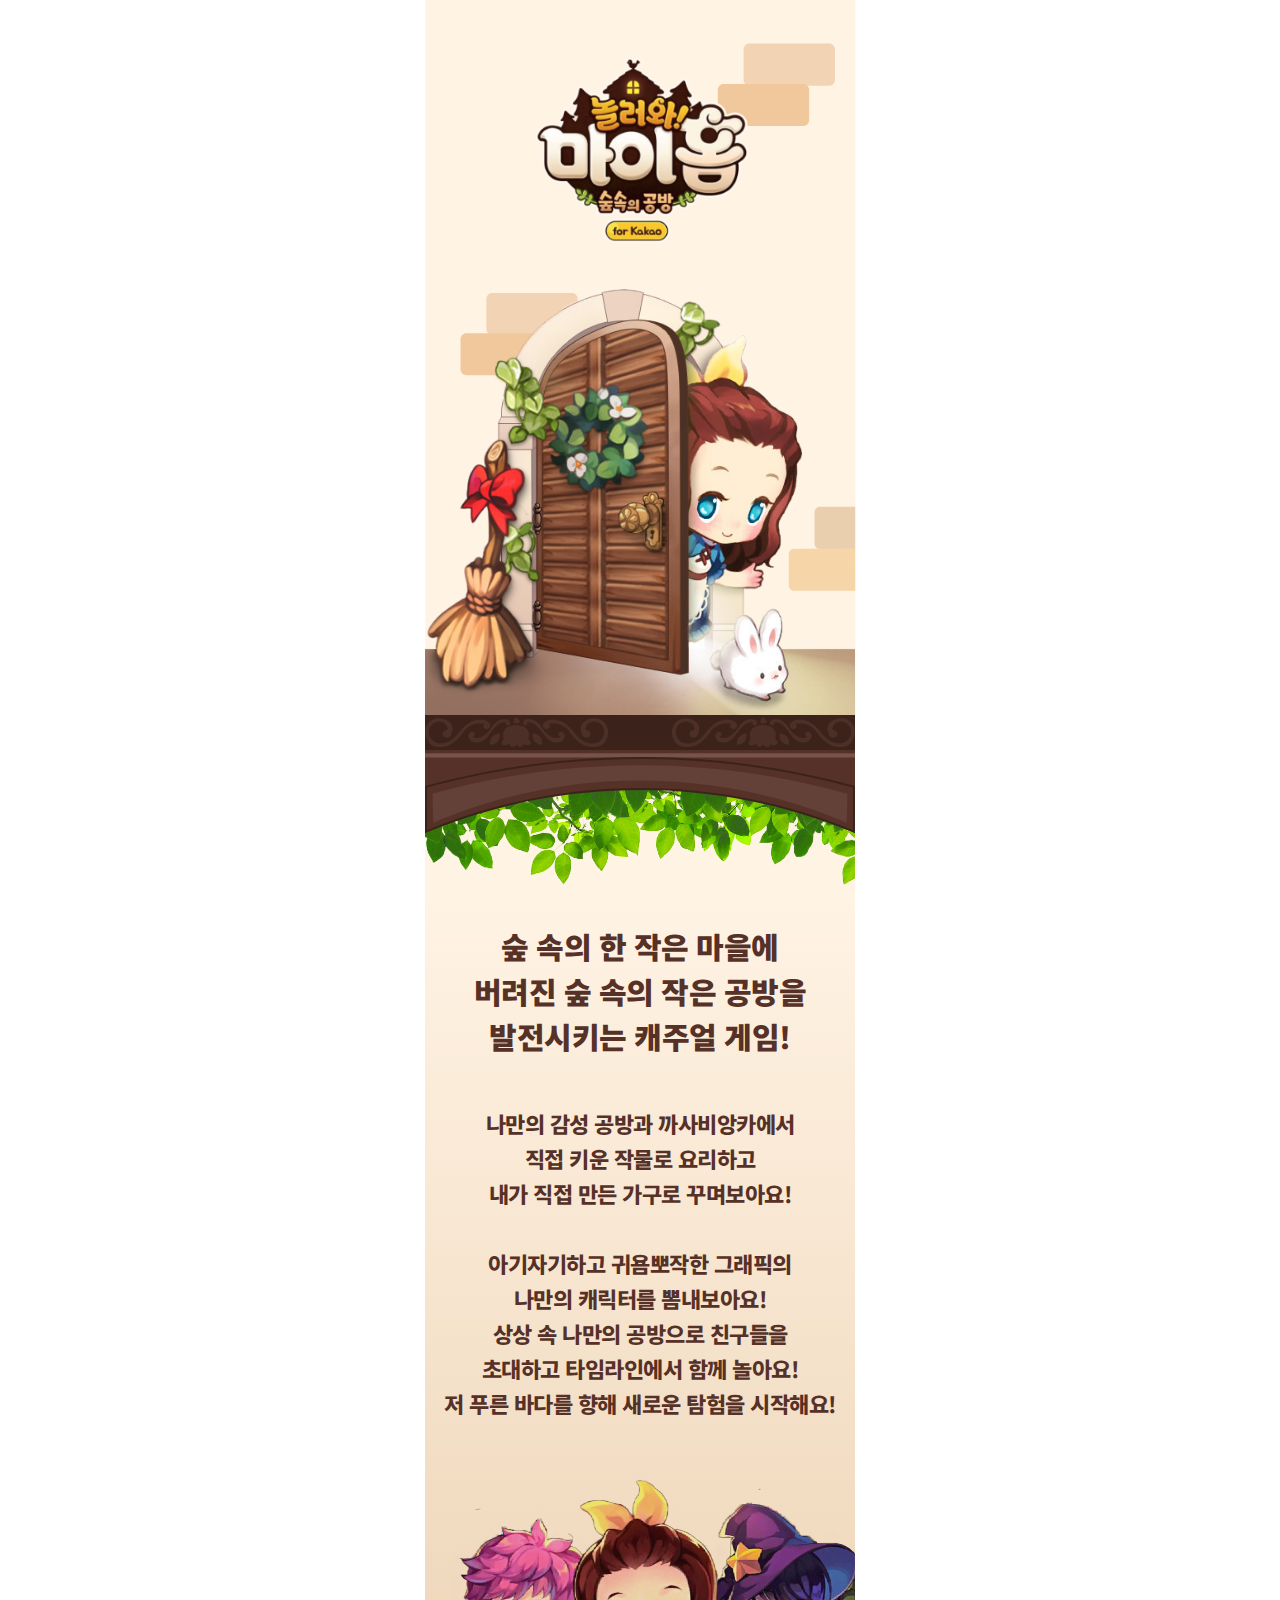
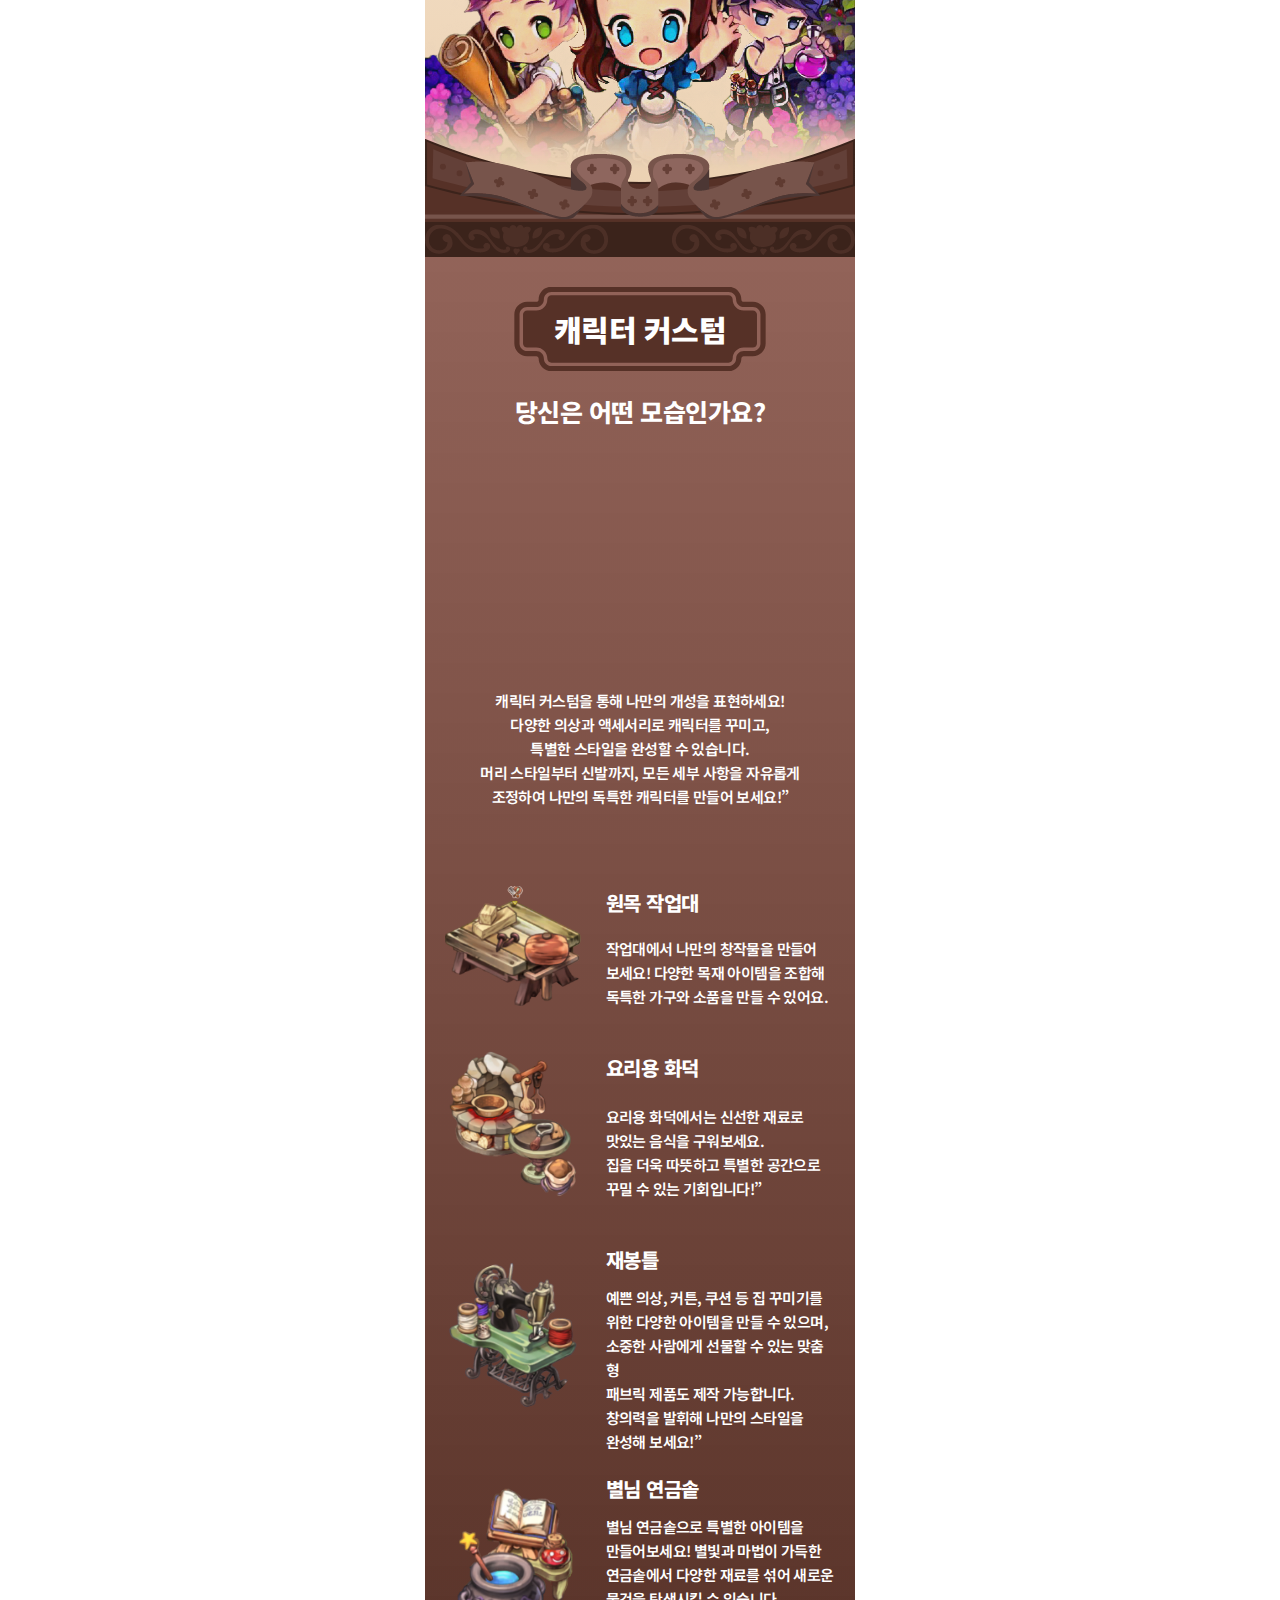
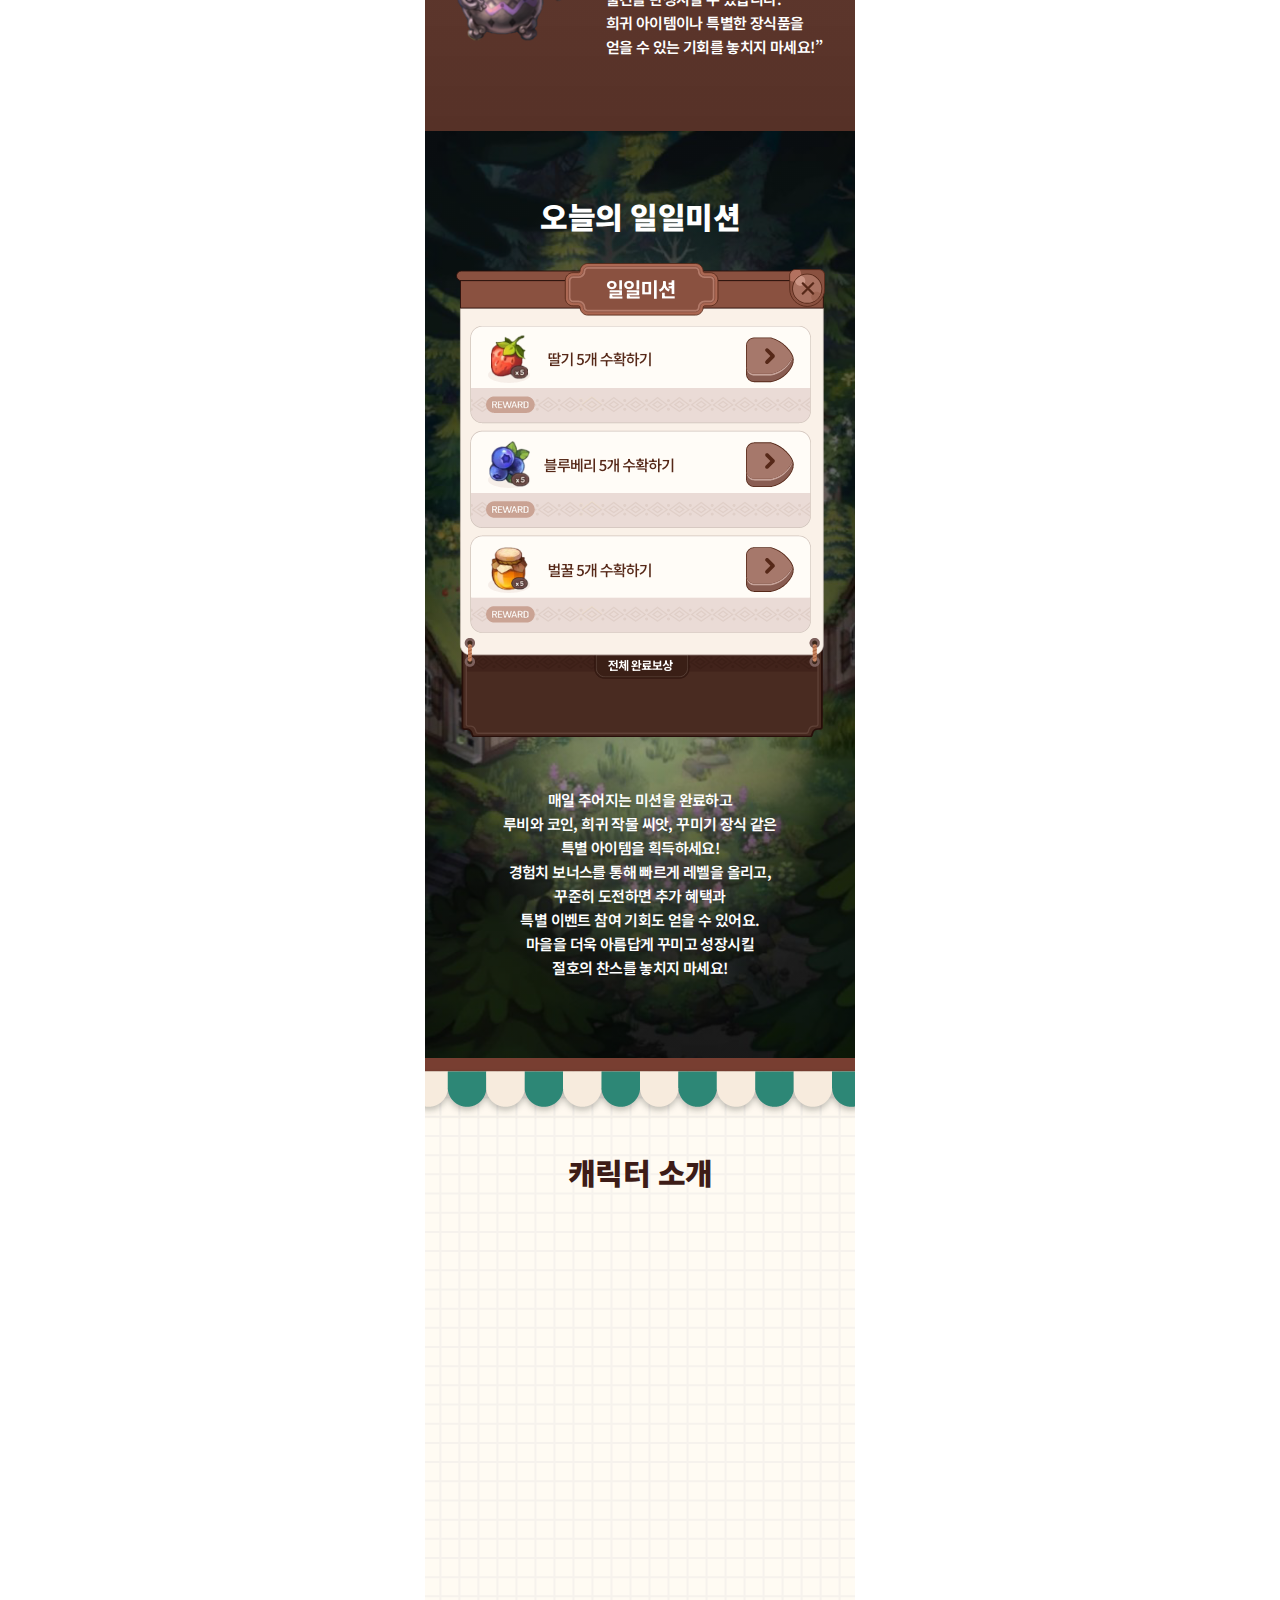
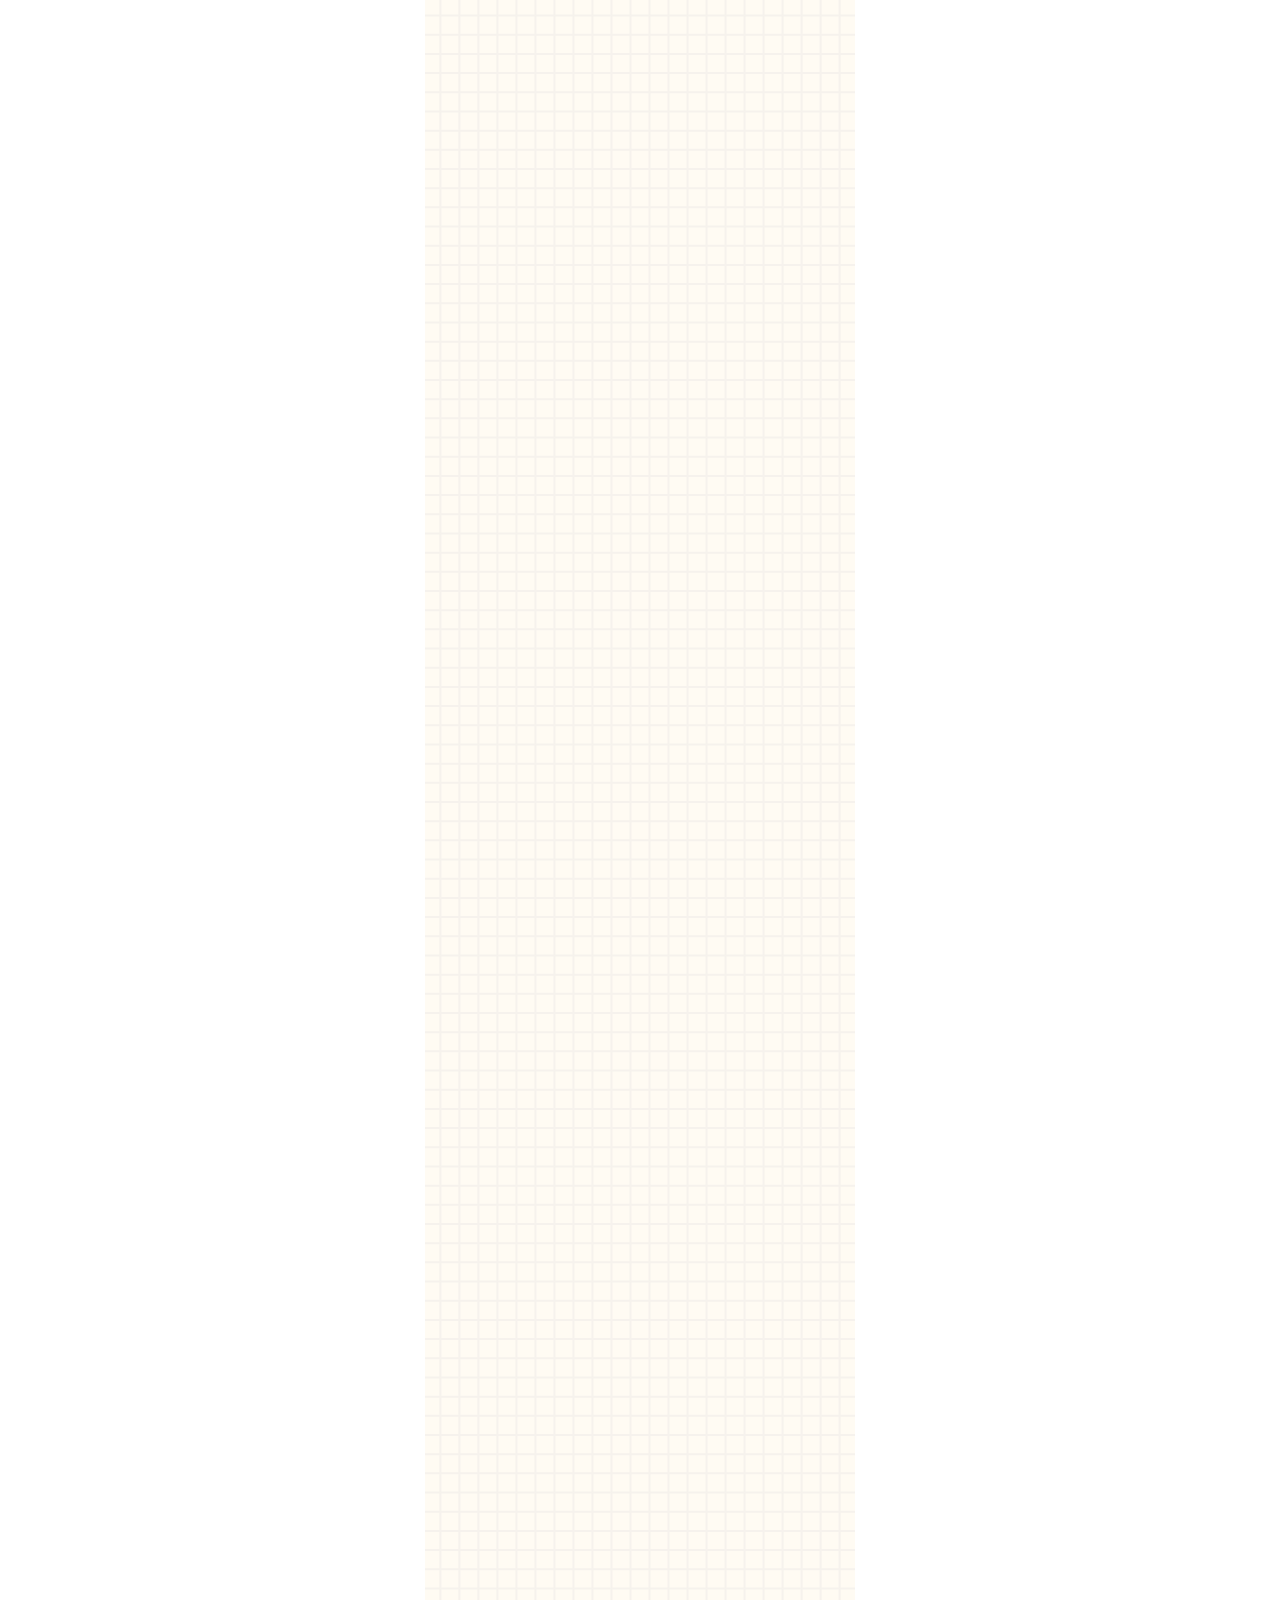
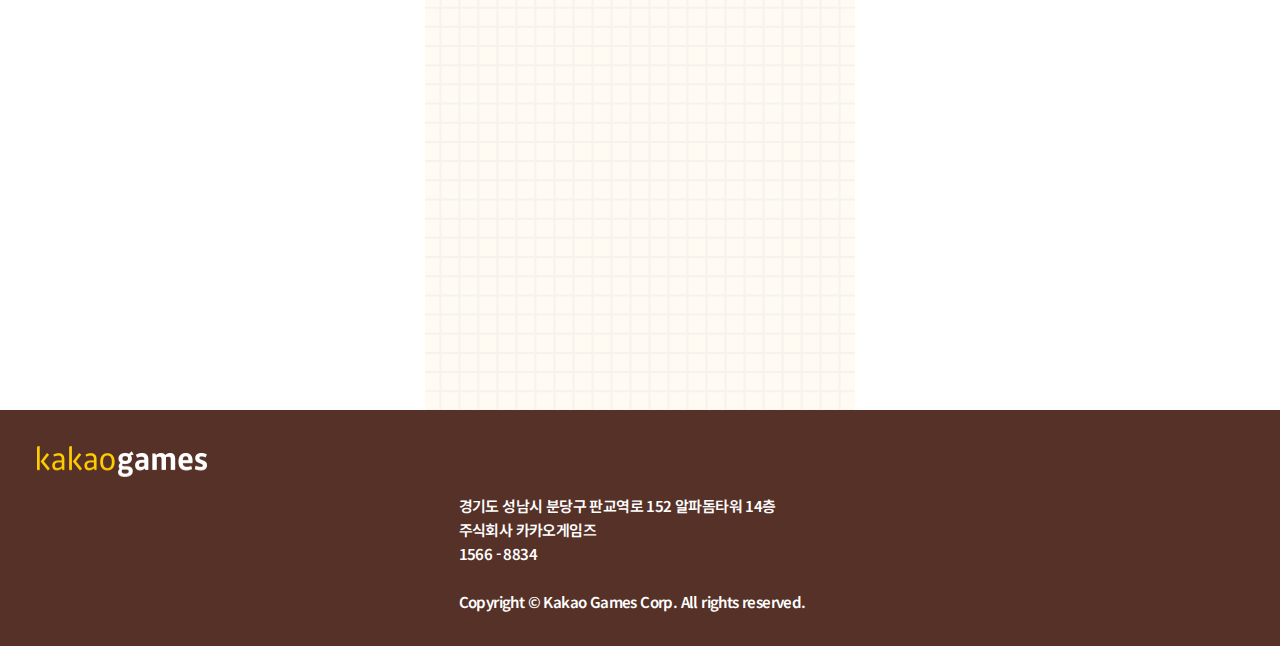
<file: sub.html>
<!DOCTYPE html>
<html lang="ko">
<head>
    <meta charset="UTF-8">
    <meta name="viewport" content="width=device-width, initial-scale=1.0">
    <title>놀러와 마이홈</title>
    <link rel="stylesheet" href="style.css">
    <link href="https://unpkg.com/aos@2.3.1/dist/aos.css" rel="stylesheet">
</head>
<body>
  <div class="b01">
    <div class="b01_01" data-aos="zoom-in-up"data-aos-easing="linear" 
    data-aos-duration="700"><img src="img/logo_02.png" alt="logo_02"></div>
  </div> 
  <div class="b02">
    <div class="b02_txt01 font01">숲 속의 한 작은 마을에 <br> 버려진  숲 속의 작은 공방을<br> 발전시키는 캐주얼 게임! </div>
    <div class="b02_txt02 font03">나만의 감성 공방과 까사비앙카에서 <br> 
      직접 키운 작물로 요리하고 <br>
      내가 직접 만든 가구로 꾸며보아요! <br>
      <br>아기자기하고 귀욤뽀작한 그래픽의 <br>
      나만의 캐릭터를 뽐내보아요! <br>
      상상 속 나만의 공방으로 친구들을 <br>
      초대하고 타임라인에서 함께 놀아요! <br>
      저 푸른 바다를 향해 새로운 탐험을 시작해요!</div>
  </div>  

  <div class="b03">
    <div class="b03_txt01 font01">캐릭터 커스텀</div>
    <div class="b03_txt02 font02">당신은 어떤 모습인가요?</div>
    <div class="b03_img01" data-aos="flip-left" data-aos-easing="ease-out-cubic"
    data-aos-duration="1000"><img src="img/b03_01.png" alt="캐릭터"></div>
    <div class="b03_txt03 font05">
      캐릭터 커스텀을 통해 나만의 개성을 표현하세요!<br>
      다양한 의상과 액세서리로 캐릭터를 꾸미고,<br> 
      특별한 스타일을 완성할 수 있습니다.<br> 
      머리 스타일부터 신발까지, 모든 세부 사항을 자유롭게<br>
      조정하여 나만의 독특한 캐릭터를 만들어 보세요!”
    </div>
    <div class="b03_02">
      <div class="b03_txt04 font04">원목 작업대</div>
      <div class="b03_txt05 font05">
        작업대에서 나만의 창작물을 만들어 <br>
        보세요! 다양한 목재 아이템을 조합해 <br>
        독특한 가구와 소품을 만들 수 있어요. </div>
      <div class="b03_img02"><img src="img/b03_02.png" alt="작업대"></div>
    </div>
    <div class="b03_03">
      <div class="b03_txt06 font04">요리용 화덕</div>
      <div class="b03_txt07 font05">
        요리용 화덕에서는 신선한 재료로 <br>
        맛있는 음식을 구워보세요. <br>
        집을 더욱 따뜻하고 특별한 공간으로 <br>
        꾸밀 수 있는 기회입니다!” </div>
      <div class="b03_img03"><img src="img/b03_03.png" alt="요리용 화덕"></div>
    </div>
    <div class="b03_04">
      <div class="b03_txt08 font04">재봉틀</div>
      <div class="b03_txt09 font05">
        예쁜 의상, 커튼, 쿠션 등 집 꾸미기를<br>
        위한 다양한 아이템을 만들 수 있으며,<br>
        소중한 사람에게 선물할 수 있는 맞춤형<br> 
        패브릭 제품도 제작 가능합니다.<br>
        창의력을 발휘해 나만의 스타일을<br>
        완성해 보세요!”
      </div>
      <div class="b03_img04"><img src="img/b03_04.png" alt=""></div>
    </div>
    <div class="b03_05">
      <div class="b03_txt10 font04">별님 연금솥</div>
      <div class="b03_txt11 font05">
        별님 연금솥으로 특별한 아이템을<br> 
        만들어보세요! 별빛과 마법이 가득한<br> 
        연금솥에서 다양한 재료를 섞어 새로운 물건을 탄생시킬 수 있습니다.<br> 
        희귀 아이템이나 특별한 장식품을<br> 
        얻을 수 있는 기회를 놓치지 마세요!”</div>
      <div class="b03_img05"><img src="img/b03_05.png" alt="별님 연금솥"></div>
    </div>
  </div>  

  <div class="b04">
    <div class="b04_txt01 font01">오늘의 일일미션</div>
    <div class="b04_01">
      <div class="b04_img01"  data-aos="zoom-in" data-aos-easing="ease-out-cubic"
      data-aos-duration="1000"><img src="img/b04_02.png" alt="보상"></div>
    </div>
    <div class="b04_txt02 font05">
      매일 주어지는 미션을 완료하고<br>  
      루비와 코인, 희귀 작물 씨앗, 꾸미기 장식 같은<br>  
      특별 아이템을 획득하세요!<br>  
      경험치 보너스를 통해 빠르게 레벨을 올리고,<br>  
      꾸준히 도전하면 추가 혜택과<br>  
      특별 이벤트 참여 기회도 얻을 수 있어요.<br>  
      마을을 더욱 아름답게 꾸미고 성장시킬<br>  
      절호의 찬스를 놓치지 마세요!</div>
  </div>  
  <div class="b05">
    <div class="b05_txt01 font01">캐릭터 소개</div>
    <div class="b05_01" data-aos="zoom-in" data-aos-easing="ease-out-cubic"
    data-aos-duration="800">
      <div class="b05_txt02 font03">미미</div>
      <div class="b05_txt03 font05">
        놀러와 마이홈의 사랑스러운 가이드!<br> 
        귀여운 외모와 활발한 성격을 가진 미미는 마이홈에서<br> 
        여러분의 첫 친구이자 든든한 조력자예요.<br> 
        마을 꾸미기와 요리 제작부터 다양한 미션 안내까지,<br> 
        아낌없이 도움을 줍니다.</div>
    </div>
    <div class="b05_02" data-aos="zoom-in" data-aos-easing="ease-out-cubic"
    data-aos-duration="800">
      <div class="b05_txt04 font03">로빈</div>
      <div class="b05_txt05 font05">
        로빈은 마이홈의 다재다능한 요리사예요!<br>  
        항상 새로운 요리 레시피를 실험하며, 맛있고 특별한<br>  
        요리를 만들어 마을 사람들에게 행복을 선사하죠.<br>  
        친절하고 열정적인 성격 덕분에<br> 
        모든 이와 쉽게 친해질 수 있는 매력덩어리랍니다.</div>
    </div>
    <div class="b05_03" data-aos="zoom-in" data-aos-easing="ease-out-cubic"
    data-aos-duration="800">
      <div class="b05_txt06 font03">톰슨</div>
      <div class="b05_txt07 font05">
        톰슨은 마이홈에서 든든한 목수 역할을 맡고 있어요.<br> 
        건축과 수리에 뛰어난 실력을 자랑하며, 마을 확장이나<br>
        꾸미기를 도와주는 믿음직스러운 친구랍니다.<br> 
        비록 무뚝뚝해 보일 수 있지만,<br> 
        알고 보면 따뜻한 마음씨를 가진 톰슨</div>
    </div>
    <div class="b05_04"  data-aos="zoom-in" data-aos-easing="ease-out-cubic"
    data-aos-duration="800">
      <div class="b05_txt08 font03">쿠만</div>
      <div class="b05_txt09 font05">
        쿠만은 마이홈의 귀여운 마스코트 같은 존재예요!<br> 
        장난기 많고 에너지가 넘치는 쿠만은<br>
        친구들에게 웃음을 선사하는 분위기 메이커랍니다.<br> 
        하지만 장난만 치는 건 아니에요! 다양한 도움을 주며<br> 
        마을 곳곳에서 활약하는 숨은 일꾼이기도 하죠. </div>
    </div>
  </div>

  <div class="footer">
    <div class="footer_img"><img src="img/footer.png" alt="카카오회사"></div>
    <div class="footer_txt01 font05">
      경기도 성남시 분당구 판교역로 152 알파돔타워 14층<br> 
      주식회사 카카오게임즈<br>
      1566 - 8834<br>
      <br>
      Copyright © Kakao Games Corp. All rights reserved.</div>
  </div>
  
  <script src="https://unpkg.com/aos@2.3.1/dist/aos.js"></script>
  <script>
    AOS.init();
  </script>
</body>
</html>
</file>
<file: style.css>
@import url('https://fonts.googleapis.com/css2?family=Noto+Sans+KR&display=swap');
*{
    margin: 0;
    padding: 0;
    list-style-type: none;
    text-decoration: none;
}
/* 인덱스 페이지 */
video{
    position: fixed;
    right: 0;
    bottom: 0;
    min-width: 100%;
    min-height: 100%;
    z-index: 1;
}
.top{
    position: fixed;
    right: 0;
    bottom: 0;
    min-width: 100%;
    min-height: 100%;
    /* background-color: #000; */
    z-index: 10;
    background: radial-gradient(
        rgba(110, 110, 110, 0.3),
        rgba(0, 0, 0, 0.8)
    );
}
.wrap{
    position: absolute;
    min-width: 100%;
    min-height: 100%;
    z-index: 20;
}
.logo{height: 230px;text-align: center;padding-top: 110px;}
.subcopy{
    height: 119px;
    padding-top: 250px;
    color: white;
    text-align: center;
    font-size: 16px;
    line-height: 25px;
    letter-spacing: -0.5px;
    font-weight: 500;
    font-family: "Noto Sans KR", sans-serif;
}
.box03{height: 43px;padding-top: 20px;text-align: center;}

/* 서브 페이지 */
.font01{font-family: "Noto Sans KR", serif;font-size: 30px;font-weight: 1000;letter-spacing: -0.5px; color: white; text-align: center;line-height: 45px;}
.font02{font-family: "Noto Sans KR", serif;font-size: 25px;font-weight: 800;letter-spacing: -0.5px; color: white; text-align: center; line-height: 33px;}
.font03{font-family: "Noto Sans KR", serif;font-size: 22px;font-weight: 800;letter-spacing: -0.5px; color: white; text-align: center; line-height: 35px;}
.font04{font-family: "Noto Sans KR", serif;font-size: 20px;font-weight: 800;letter-spacing: -0.5px; color: white; text-align: center; line-height: 33px;}
.font05{font-family: "Noto Sans KR", serif;font-size: 15px;font-weight: 600;letter-spacing: -0.6px; color: white; text-align: center; line-height: 24px;}


.b01{ width: 100%; height: 715px; background-image: url(img/b01.png);background-repeat: no-repeat; background-position:center;}
.b02{ width: 100%; height: 1142px; background-image: url(img/b02.png);background-repeat: no-repeat; background-position:center;}
.b03{ width: 100%; height: 1474px;background-image: url(img/b03.png);background-repeat: no-repeat; background-position:center;}
.b04{ width: 100%; height: 927px;background-image: url(img/b04.png);background-repeat: no-repeat; background-position:center;}
.b05{ width: 100%; height: 2552px;background-image: url(img/b05.png);background-repeat: no-repeat; background-position:center;}

/* 1페이지 */
.b01_01{width: 256px; height: 188px; margin: 0 auto; padding-top: 57px;}

/* 2페이지 */
.b02_txt01{text-align: center; width: 100%;padding-top: 209px; color: #563127;}
.b02_txt02{text-align: center; width: 100%; padding-top: 47px; color: #563127;}

/* 3페이지 */
.b03_txt01{width: 184px; height: 44px; padding-top: 50px; margin: 0 auto;}
.b03_txt02{width: 266px; height: 36px; padding-top: 44px; margin: 0 auto;}
.bo3_txt03{width: 100%; width: 358px; height: 105px; padding-top: 30px; margin: 0 auto;}
.b03_img01{width: 224px; height: 253px; margin: 0 auto; padding-top: 5px;}

.b03_02{width: 100%; width: 391px; height: 120px; margin: 0 auto; padding-top: 77px; position: relative;}
.b03_txt04{width: 230px; height: 29px; position: absolute; right: 0; text-align: left;}
.b03_txt05{width: 230px; height: 69px; position: absolute; right: 0; bottom: 0; text-align: left;}
.b03_img02{width: 136px; height: 120px; position: absolute; bottom: 0;}

.b03_03{width: 100%; width: 391px; height: 147px; margin: 0 auto; padding-top: 45px; position: relative;}
.b03_txt06{width: 230px; height: 29px; position: absolute; right: 0;text-align: left;}
.b03_txt07{width: 230px; height: 93px; position: absolute; right: 0; bottom: 0;text-align: left;}
.b03_img03{width: 136px; height: 147px; position: absolute;}

.b03_04{width: 100%; width: 391px; height: 184px; margin: 0 auto; padding-top: 45px; position: relative;}
.b03_txt08{width: 230px; height: 29; position: absolute; right: 0; text-align: left;}
.b03_txt09{width: 230px; height: 141px; position: absolute; right: 0; bottom: 0; text-align: left;}
.b03_img04{width: 136px; height: 147px; position: absolute; padding-top: 19px;}

.b03_05{width: 100%; width: 391px; height: 184px; margin: 0 auto; padding-top: 45px; position: relative;}
.b03_txt10{width: 230px; height: 29px; position: absolute; right: 0; text-align: left;}
.b03_txt11{width: 230px; height: 141px; position: absolute; right: 0; bottom: 0; text-align: left;}
.b03_img05{width: 136px; height: 157px; position: absolute; padding-top: 14px;}

/* 4페이지 */
.b04_txt01{width: 100%; width: 215px; height: 44px; margin: 0 auto; padding-top: 63px;}
.b04_txt02{width: 100%; width: 291px; height: 189px; margin: 0 auto; padding-top: 27px;}
.b04_01{width: 100%; width: 370px; height: 475px; margin: 0 auto; padding-top: 48px; background-image: url(img/b04_01.png);background-repeat: no-repeat; background-position:center; margin:0 auto;}
.b04_img01{width: 100%; width: 266px; height: 51px; padding-top: 390px;margin: 0 auto;}

/* 5페이지 */
.b05_01{ width: 340px; height: 531px; background-image: url(img/b05_01.png);background-repeat: no-repeat; background-position:center; margin:0 auto; padding-top: 30px;}
.b05_txt01{width: 100%; width: 348px; height: 64px; margin: 0 auto; padding-top: 92px; color: #3D1C17;}
.b05_txt02{width: 100%; width: 86px; height: 36px; margin: 0 auto; padding-top: 312px;}
.b05_txt03{width: 100%; width: 315px; height: 115px; margin: 0 auto; padding-top: 23px; color: #3D1C17;}

.b05_02{width: 340px; height: 531px; background-image: url(img/b05_02.png);background-repeat: no-repeat; background-position:center; margin:0 auto; padding-top: 47px;}
.b05_txt04{width: 100%; width: 86px; height: 36px; margin: 0 auto; padding-top: 305px;}
.b05_txt05{width: 100%; width: 313px; height: 126px; margin: 0 auto; padding-top: 23px; color: #3D1C17;}

.b05_03{ width: 340px; height: 576px; background-image: url(img/b05_03.png);background-repeat: no-repeat; background-position:center; margin:0 auto; padding-top: 30px;}
.b05_txt06{width: 100%; width: 86px; height: 36px; margin: 0 auto; padding-top: 357px;}
.b05_txt07{width: 100%; width: 317px; height: 125px; margin: 0 auto; padding-top: 23px;color: #3D1C17;}

.b05_04{width: 340px; height: 529px; background-image: url(img/b05_04.png);background-repeat: no-repeat; background-position:center; margin:0 auto; padding-top: 47px;}
.b05_txt08{width: 100%; width: 86px; height: 36px; margin: 0 auto; padding-top: 303px;}
.b05_txt09{width: 100%; width: 317px; height: 125px; margin: 0 auto; padding-top: 23px;color: #3D1C17;}

/* footer 페이지 */
.footer{width: 100%; height: 236px; background-color:#563127;}
.footer_img{width: 100%; width: 164px; height: 30px; padding-top: 36px; padding-left: 37px;}
.footer_txt01{ width: 100%; width: 363px; height: 116px; padding-top: 18px; text-align: left; margin: 0 auto;}
</file>
